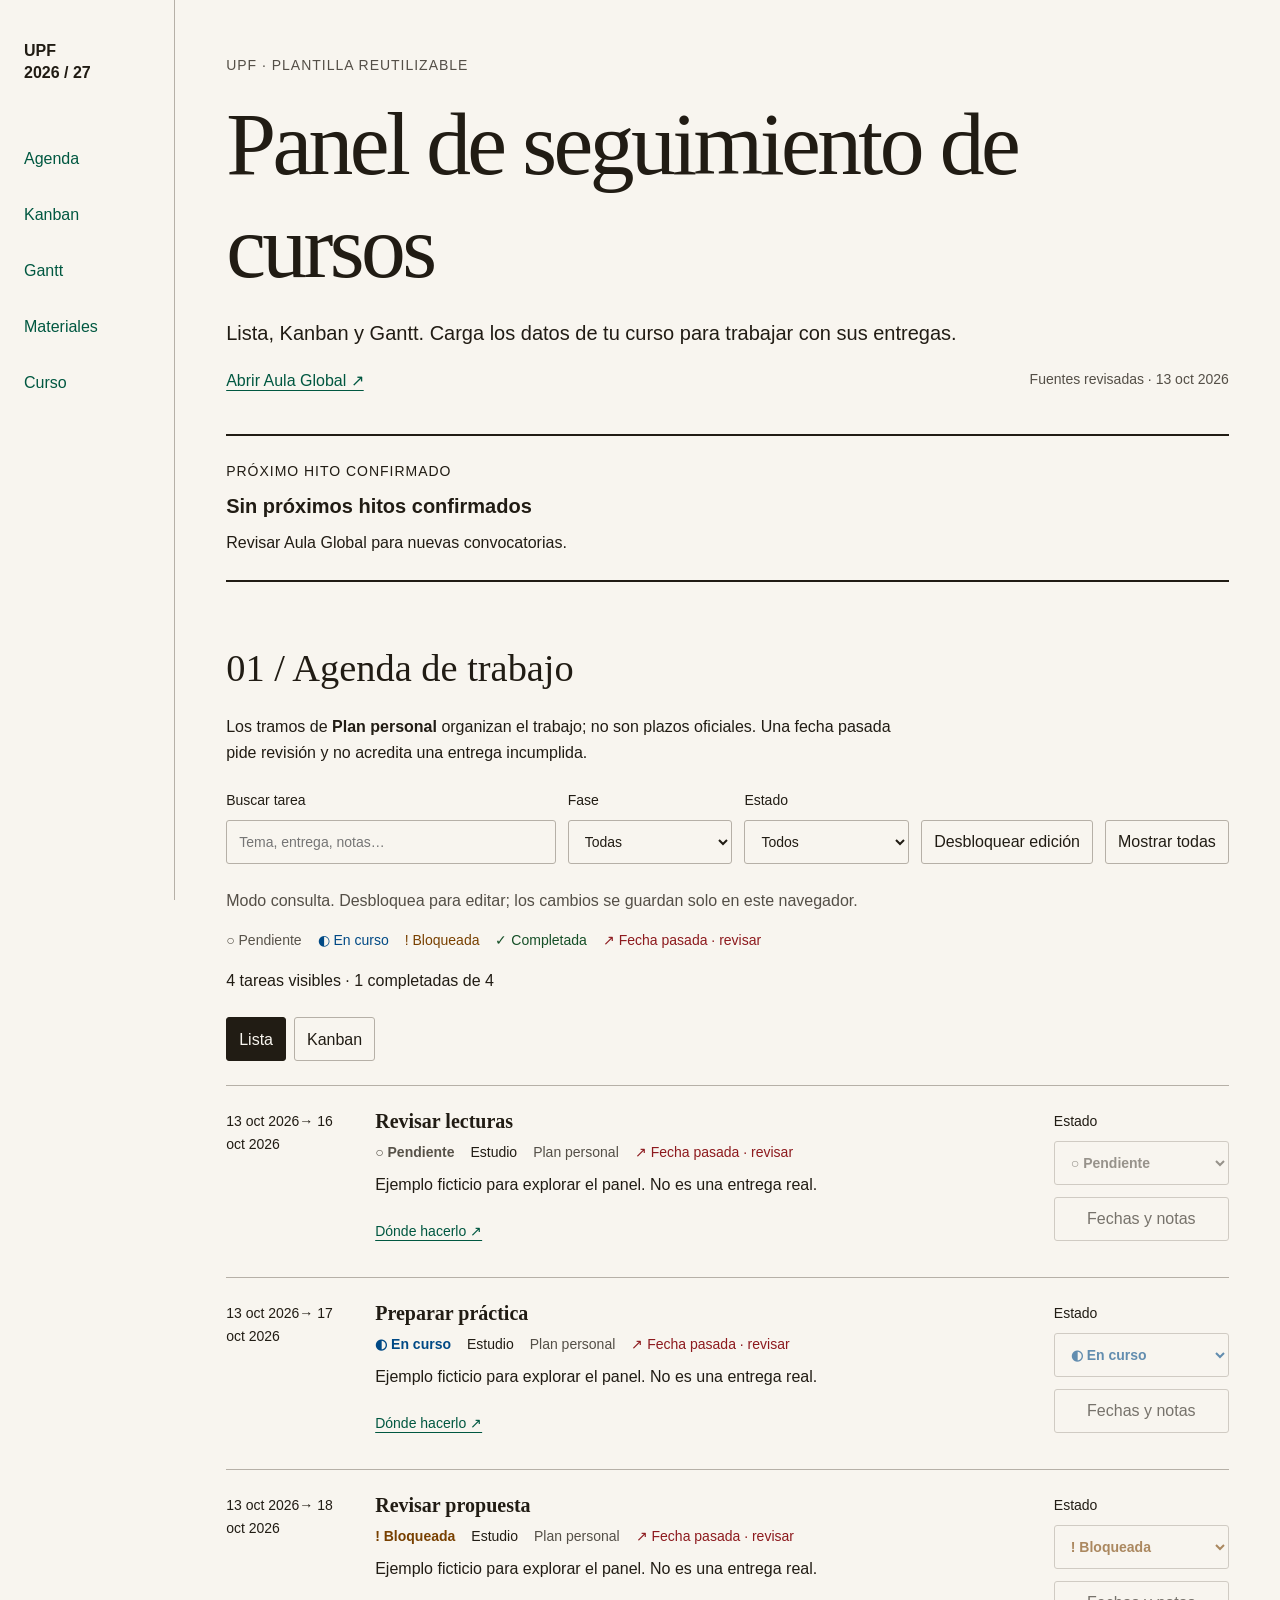
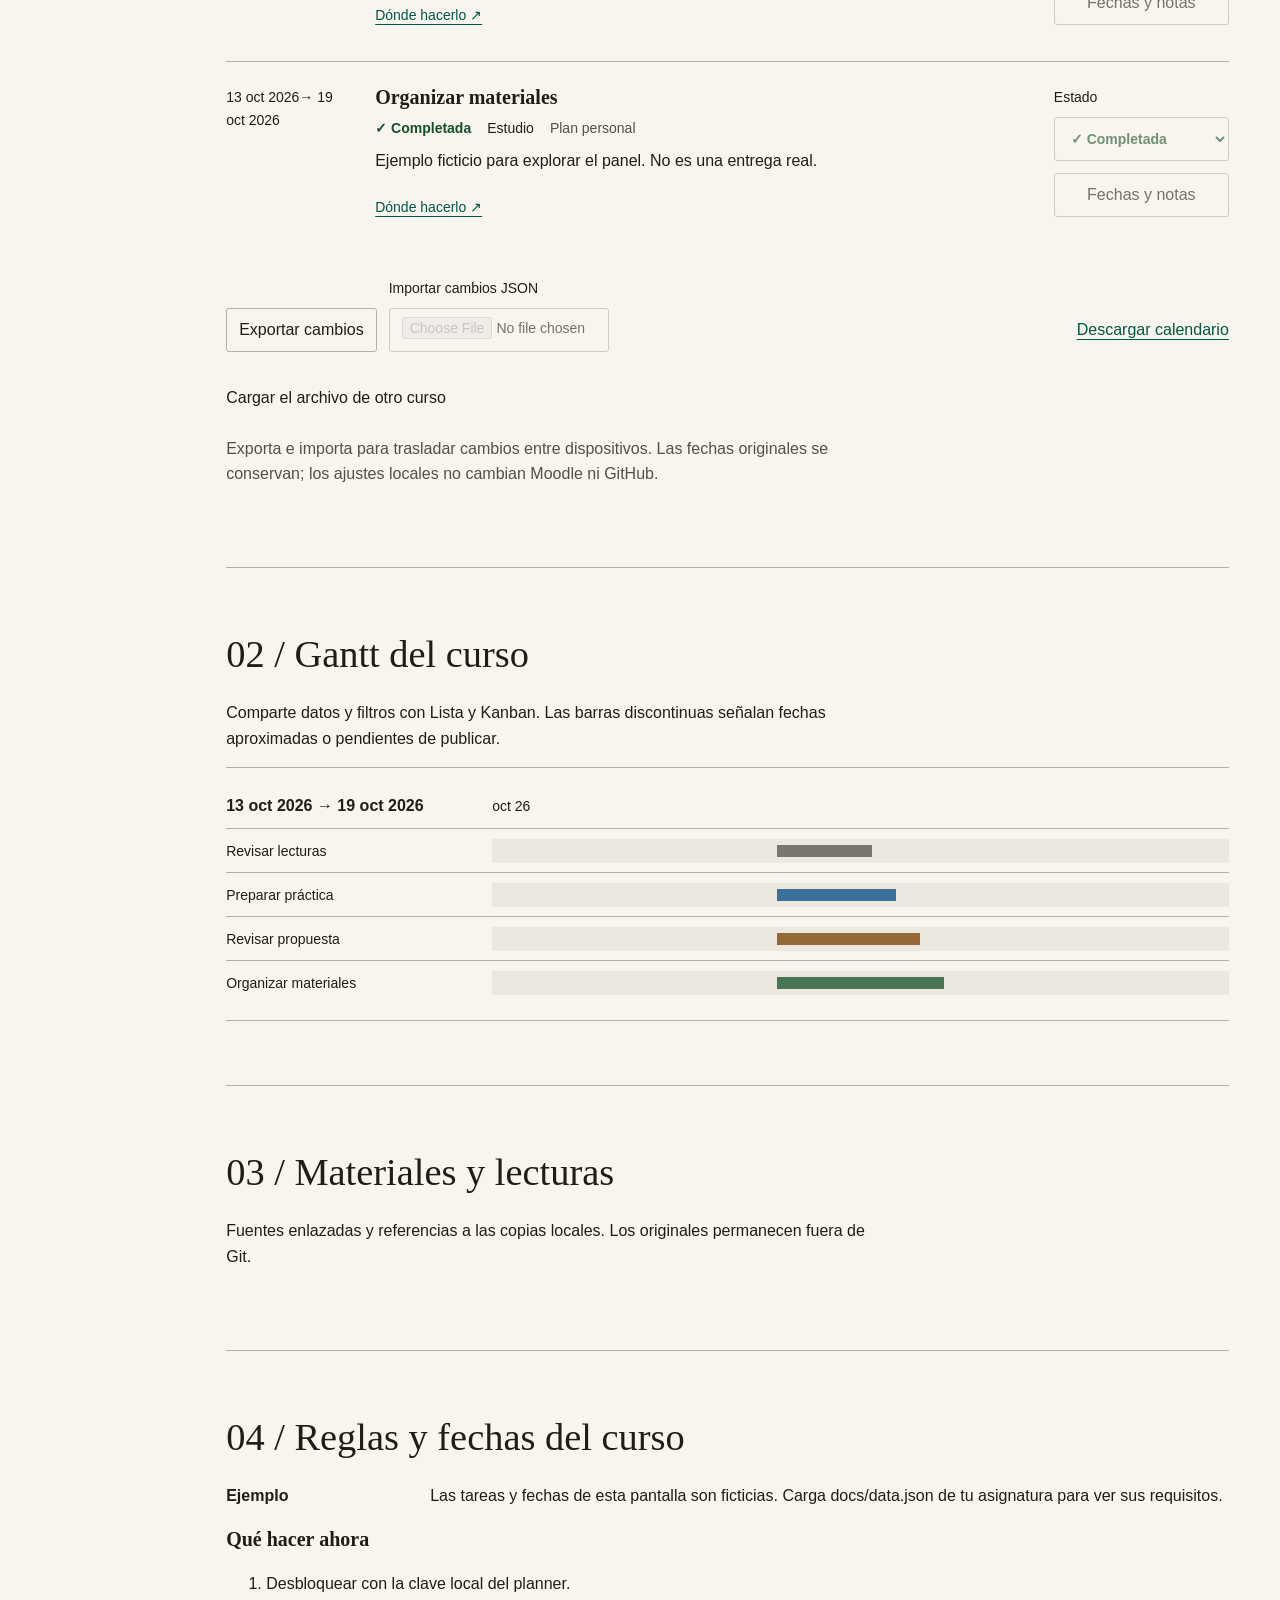
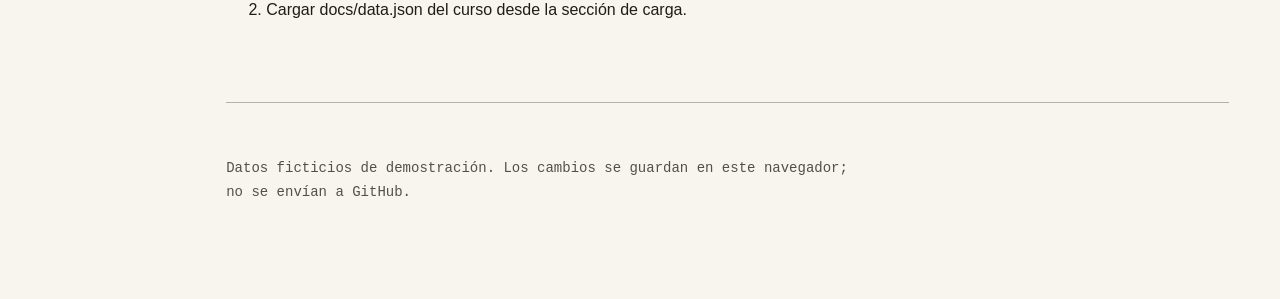
<file: docs/index.html>
<!doctype html>
<html lang="es"><head><meta charset="utf-8"><meta name="viewport" content="width=device-width,initial-scale=1"><meta name="description" content="Agenda de estudio con Lista, Kanban, Gantt y materiales."><title>Panel de cursos</title><link rel="stylesheet" href="style.css"><script src="config.js" defer></script><script src="app.js" defer></script></head>
<body><a class="skip" href="#main">Ir al contenido</a><nav class="rail" aria-label="Secciones"><b id="railIdentity">UPF <br>2026 / 27</b><a href="#agenda">Agenda</a><a href="#agenda" data-view="kanban">Kanban</a><a href="#gantt">Gantt</a><a href="#materials">Materiales</a><a href="#guide">Curso</a></nav>
<main id="main"><header><p class="eyebrow" id="identity">PANEL DE SEGUIMIENTO</p><h1 id="courseName">Cargando curso…</h1><p class="intro" id="intro">Entregas, lecturas y trabajo personal en un mismo lugar.</p><div class="topline"><a id="courseLink" target="_blank" rel="noopener">Abrir Aula Global ↗</a><span id="reviewed"></span></div></header>
<div class="next"><span>PRÓXIMO HITO CONFIRMADO</span><strong id="next">Cargando calendario…</strong><span id="nextInfo"></span></div>
<section id="agenda"><h2>01 / Agenda de trabajo</h2><p>Los tramos de <b>Plan personal</b> organizan el trabajo; no son plazos oficiales. Una fecha pasada pide revisión y no acredita una entrega incumplida.</p><div class="toolbar"><label>Buscar tarea<input id="search" type="search" placeholder="Tema, entrega, notas…"></label><label>Fase<select id="term"><option value="all">Todas</option></select></label><label>Estado<select id="status"><option value="all">Todos</option><option value="pending">Pendiente</option><option value="progress">En curso</option><option value="blocked">Bloqueada</option><option value="done">Completada</option></select></label><button id="unlock">Desbloquear edición</button><button id="showAll">Mostrar todas</button></div><p class="muted" id="mode"></p><div class="legend"><span class="pending">○ Pendiente</span><span class="progress">◐ En curso</span><span class="blocked">! Bloqueada</span><span class="done">✓ Completada</span><span class="late">↗ Fecha pasada · revisar</span></div><p id="count" aria-live="polite"></p><div class="view-switch" role="group" aria-label="Vista de tareas"><button id="listView" aria-pressed="true">Lista</button><button id="kanbanView" aria-pressed="false">Kanban</button></div><div id="taskList"></div><div id="kanbanBoard" class="kanban-board" aria-label="Tablero Kanban" hidden></div><div class="toolbar"><button id="export">Exportar cambios</button><label class="filebutton">Importar cambios JSON<input type="file" id="import" accept="application/json" disabled></label><a href="calendar.ics" id="calendarLink" download>Descargar calendario</a></div><details id="courseLoader"><summary>Cargar el archivo de otro curso</summary><p>El archivo se procesa y recuerda solo en este navegador. No se sube a un servidor. Desbloquea la edición para cargarlo; después se vuelve a bloquear.</p><label>Datos del curso (.json)<input type="file" id="loadCourse" accept="application/json" disabled></label></details><p class="muted">Exporta e importa para trasladar cambios entre dispositivos. Las fechas originales se conservan; los ajustes locales no cambian Moodle ni GitHub.</p></section>
<section id="gantt"><h2>02 / Gantt del curso</h2><p>Comparte datos y filtros con Lista y Kanban. Las barras discontinuas señalan fechas aproximadas o pendientes de publicar.</p><div class="gantt-scroll" tabindex="0" aria-label="Gantt con desplazamiento horizontal"><div id="chart"></div></div></section>
<section id="materials"><h2>03 / Materiales y lecturas</h2><p id="materialIntro">Fuentes enlazadas y referencias a las copias locales. Los originales permanecen fuera del repositorio público.</p><div id="resourceList"></div></section>
<section id="guide"><h2>04 / Reglas y fechas del curso</h2><dl class="spec" id="rules"></dl><h3>Qué hacer ahora</h3><ol id="actions"></ol></section>
<footer><p id="footerText"></p></footer></main>
<dialog id="login"><form id="loginForm"><h2>Edición local</h2><p>La clave del panel está en <code>ACCESS.local.txt</code> de su repositorio local. Evita cambios casuales; no oculta los datos del sitio.</p><label>Clave<input type="password" id="password" autocomplete="off" required></label><p id="loginError" role="status"></p><div class="toolbar"><button type="submit">Desbloquear</button><button type="button" id="cancelLogin">Cancelar</button></div></form></dialog>
<dialog id="editor"><form id="editForm"><h2 id="editTitle"></h2><label>Estado<select id="editStatus"><option value="pending">Pendiente</option><option value="progress">En curso</option><option value="blocked">Bloqueada</option><option value="done">Completada</option></select></label><label>Inicio<input type="date" id="editStart" required></label><label>Fin<input type="date" id="editEnd" required></label><label>Notas<textarea id="editNotes" rows="4" maxlength="5000"></textarea></label><p id="officialDates" class="muted"></p><p id="editError" role="status"></p><div class="toolbar"><button type="submit">Guardar</button><button type="button" id="cancelEdit">Cancelar</button></div></form></dialog><p id="message" class="message" role="status" hidden></p></body></html>
</file>
<file: docs/style.css>
@import url('tokens.css');
*{box-sizing:border-box}html,body{overflow-x:clip}html{scroll-behavior:smooth;scroll-padding-top:var(--space-lg)}body{margin:0;background:var(--color-paper);color:var(--color-ink);font:var(--text-md)/1.6 var(--font-body)}a{color:var(--color-accent);text-underline-offset:4px}a:hover{text-decoration-thickness:2px}button,input,select,textarea{font:inherit;border:1px solid var(--color-rule);border-radius:var(--radius-sm);background:var(--color-paper);color:var(--color-ink);min-height:44px;padding:var(--space-xs) var(--space-sm);max-width:100%}button{cursor:pointer;white-space:nowrap;transition:background var(--dur-fast) var(--ease-out)}button:hover{background:var(--color-paper-2)}button:active{transform:translateY(1px)}button:disabled,input:disabled,select:disabled{opacity:.6;cursor:not-allowed}:focus-visible{outline:3px solid var(--color-focus);outline-offset:3px}h1,h2,h3{font-family:var(--font-display);font-style:normal;line-height:1.15;overflow-wrap:anywhere;min-width:0}h1{font-size:clamp(3rem,7vw,6rem);font-weight:400;letter-spacing:-.04em;margin:var(--space-md) 0}h2{font-size:clamp(1.7rem,3vw,2.4rem);font-weight:400;margin:0 0 var(--space-lg)}h3{font-size:var(--text-lg)}p{max-width:75ch}.muted,.eyebrow{color:var(--color-muted)}.eyebrow,.next>span:first-child{font-size:var(--text-sm);letter-spacing:.07em}.rail{position:fixed;width:175px;inset:0 auto 0 0;padding:var(--space-xl) var(--space-lg);border-right:1px solid var(--color-rule);display:flex;flex-direction:column;gap:var(--space-sm)}.rail b{line-height:1.4;margin-bottom:var(--space-xl)}.rail a{min-height:44px;display:flex;align-items:center;white-space:nowrap;text-decoration:none}main{margin-left:175px;padding:var(--space-xl) clamp(1rem,4vw,4rem);max-width:1550px}header{padding-bottom:var(--space-xl)}.intro{font-size:var(--text-lg);line-height:1.5}.topline{display:flex;justify-content:space-between;gap:var(--space-lg);flex-wrap:wrap}.topline span{font-size:var(--text-sm);color:var(--color-muted)}.topline a{white-space:nowrap}.next{border-block:2px solid var(--color-ink);padding:var(--space-lg) 0;display:flex;flex-direction:column;gap:var(--space-xs)}.next strong{font-size:var(--text-lg)}section{padding:var(--space-2xl) 0;border-bottom:1px solid var(--color-rule)}.toolbar{display:flex;gap:var(--space-sm);flex-wrap:wrap;align-items:end;margin:var(--space-lg) 0}.toolbar label{min-width:120px;flex:1}.toolbar label:first-child{flex:2}label{display:flex;flex-direction:column;gap:var(--space-xs);font-size:var(--text-sm)}.toolbar a,.filebutton{min-height:44px;align-content:center;white-space:nowrap}.filebutton input{width:220px}.legend{display:flex;flex-wrap:wrap;gap:var(--space-md);font-size:var(--text-sm)}.pending{--state-color:var(--color-pending);color:var(--state-color)}.progress{--state-color:var(--color-progress);color:var(--state-color)}.blocked{--state-color:var(--color-blocked);color:var(--state-color)}.done{--state-color:var(--color-done);color:var(--state-color)}.late{color:var(--color-late)}.task{border-top:1px solid var(--color-rule);padding:var(--space-lg) 0;display:grid;grid-template-columns:125px minmax(0,1fr) auto;gap:var(--space-lg)}.task .date{font-size:var(--text-sm);font-variant-numeric:tabular-nums}.task h3{margin:0 0 var(--space-xs)}.task p{margin:var(--space-xs) 0}.task-meta{display:flex;gap:var(--space-md);flex-wrap:wrap;font-size:var(--text-sm)}.badge{font-weight:700}.certainty{color:var(--color-muted)}.source-links{display:flex;flex-wrap:wrap;gap:var(--space-sm);font-size:var(--text-sm);margin-top:var(--space-sm)}.source-links a{min-height:44px;display:inline-flex;align-items:center}.task button{align-self:start}.notes{white-space:pre-wrap;border-left:3px solid var(--color-rule);padding-left:var(--space-md);overflow-wrap:anywhere}.gantt-scroll{overflow-x:auto;max-width:100%;border-block:1px solid var(--color-rule)}#chart{min-width:950px;padding:var(--space-md) 0}.gantt-row,.gantt-head{display:grid;grid-template-columns:250px minmax(0,1fr);gap:var(--space-md);min-height:44px;align-items:center}.gantt-row{border-top:1px solid var(--color-rule);font-size:var(--text-sm);text-decoration:none;color:var(--color-ink)}.gantt-row:hover{background:var(--color-paper-2)}.months{display:grid;grid-template-columns:repeat(var(--month-count,3),minmax(0,1fr));font-size:var(--text-sm)}.track{position:relative;height:24px;background:var(--color-paper-2);color:var(--color-ink)}.bar{position:absolute;top:6px;height:12px;min-width:5px;background:var(--state-color);color:var(--color-paper);border:1px solid var(--state-color)}.bar.tentative{background:var(--color-paper);color:var(--color-ink);border:2px dashed var(--state-color)}.bar.personal{opacity:.75}.bar.milestone{min-width:10px;height:16px;top:4px;border-radius:0}.resource{display:grid;grid-template-columns:90px minmax(0,1fr);gap:var(--space-lg);padding:var(--space-lg) 0;border-top:1px solid var(--color-rule)}.resource h3{margin:0}.resource p{margin:var(--space-xs) 0}.resource small{display:block;overflow-wrap:anywhere;color:var(--color-muted)}#topics>label{max-width:600px}.topic{padding:var(--space-md) 0;border-bottom:1px solid var(--color-rule)}.topic p{margin:var(--space-xs) 0;color:var(--color-muted);font-size:var(--text-sm)}.spec{display:grid;grid-template-columns:180px minmax(0,1fr);gap:var(--space-md) var(--space-lg)}dt{font-weight:700}dd{margin:0}footer{padding:var(--space-xl) 0;font:var(--text-sm)/1.7 var(--font-mono);color:var(--color-muted)}dialog{position:fixed;inset:0;margin:auto;height:fit-content;max-height:85vh;overflow-y:auto;width:min(600px,calc(100% - 2rem));padding:var(--space-xl);border:1px solid var(--color-rule);background:var(--color-paper);color:var(--color-ink);box-shadow:0 10px 40px var(--color-shadow)}dialog::backdrop{background:var(--color-shadow)}dialog label{margin:var(--space-md) 0}textarea{resize:vertical}#loginError,#editError{min-height:1.6em;color:var(--color-late)}.message{position:fixed;bottom:var(--space-lg);right:var(--space-lg);max-width:calc(100vw - 2rem);background:var(--color-ink);color:var(--color-paper);padding:var(--space-md);z-index:var(--z-modal)}.skip{position:absolute;top:-100px;left:var(--space-lg);background:var(--color-paper);padding:var(--space-md)}.skip:focus{top:0}code{overflow-wrap:anywhere}#topicList{margin-top:var(--space-lg)}
@media(max-width:960px){.rail{position:static;width:auto;flex-direction:row;flex-wrap:wrap;padding:var(--space-md);border-right:0;border-bottom:1px solid var(--color-rule);gap:var(--space-xs) var(--space-lg)}.rail b{margin:0;width:100%;font-size:var(--text-sm)}.rail b br{display:none}.rail a{font-size:var(--text-sm)}main{margin:0;padding:var(--space-lg)}.topline{flex-direction:column;gap:var(--space-xs)}.task{grid-template-columns:100px minmax(0,1fr);gap:var(--space-md)}.task>button{grid-column:2;width:max-content}.spec{grid-template-columns:140px minmax(0,1fr)}}
@media(max-width:640px){main{padding:var(--space-md)}section{padding:var(--space-xl) 0}.task{grid-template-columns:minmax(0,1fr)}.task>button{grid-column:1}.task .date{display:flex;gap:var(--space-sm);flex-wrap:wrap}.resource{grid-template-columns:minmax(0,1fr);gap:var(--space-xs)}.spec{grid-template-columns:minmax(0,1fr);gap:var(--space-xs)}dd{margin-bottom:var(--space-md)}.toolbar{align-items:stretch}.toolbar label,.toolbar label:first-child{flex:1 1 100%}.toolbar button{flex:1 1 auto}.legend{gap:var(--space-xs) var(--space-sm)}dialog{padding:var(--space-lg)}}
@media(prefers-reduced-motion:reduce){html{scroll-behavior:auto}*{transition:none!important}}

/* Task views */
[hidden]{display:none!important}.view-switch{display:flex;gap:var(--space-xs);margin:var(--space-lg) 0}.view-switch button[aria-pressed="true"]{background:var(--color-ink);color:var(--color-paper);border-color:var(--color-ink)}.task-actions{display:flex;flex-direction:column;gap:var(--space-sm);align-self:start;min-width:175px}.quick-status select{font-weight:700;width:100%}.task-actions button{width:100%}.kanban-board{display:grid;grid-template-columns:repeat(4,minmax(0,1fr));gap:var(--space-md);align-items:start}.kanban-column{min-width:0}.kanban-column>h3{font:700 var(--text-md)/1.5 var(--font-body);display:flex;justify-content:space-between;gap:var(--space-xs);border-bottom:2px solid var(--state-color);padding-bottom:var(--space-sm);margin:0 0 var(--space-md)}.column-count{font-variant-numeric:tabular-nums}.kanban-cards{display:flex;flex-direction:column;gap:var(--space-md)}.kanban-card{background:var(--color-paper-2);color:var(--color-ink);padding:var(--space-md);min-width:0}.kanban-card h4{font:700 var(--text-md)/1.4 var(--font-body);margin:var(--space-sm) 0;overflow-wrap:anywhere}.kanban-card h4 a{color:var(--color-ink);text-decoration:none}.kanban-card h4 a:hover{text-decoration:underline}.kanban-card .task-meta,.kanban-card p{font-size:var(--text-sm)}.card-date{font-variant-numeric:tabular-nums;color:var(--color-muted)}.card-actions{display:flex;flex-wrap:wrap;align-items:center;justify-content:space-between;gap:var(--space-xs);margin-top:var(--space-sm);font-size:var(--text-sm)}.card-actions a{min-height:44px;display:flex;align-items:center;white-space:nowrap}.kanban-empty{font-size:var(--text-sm);color:var(--color-muted);padding:var(--space-md) 0}.kanban-card .notes{max-height:9rem;overflow:auto}
@media(max-width:1200px){.kanban-board{grid-template-columns:repeat(2,minmax(0,1fr))}}
@media(max-width:960px){.task-actions{grid-column:2;max-width:240px}}
@media(max-width:640px){.kanban-board{grid-template-columns:minmax(0,1fr);gap:var(--space-xl)}.task-actions{grid-column:1;max-width:none}.task-actions button{width:max-content}.task-actions .quick-status{max-width:280px}}
.months{display:flex}.months b{min-width:0;font-weight:400}.task-detail{white-space:pre-line}details>summary{cursor:pointer;min-height:44px;display:flex;align-items:center;gap:var(--space-xs)}details ol{padding-left:var(--space-lg)}.filebutton input{max-width:100%}.resource a{overflow-wrap:anywhere}#courseLoader{max-width:75ch}
</file>
